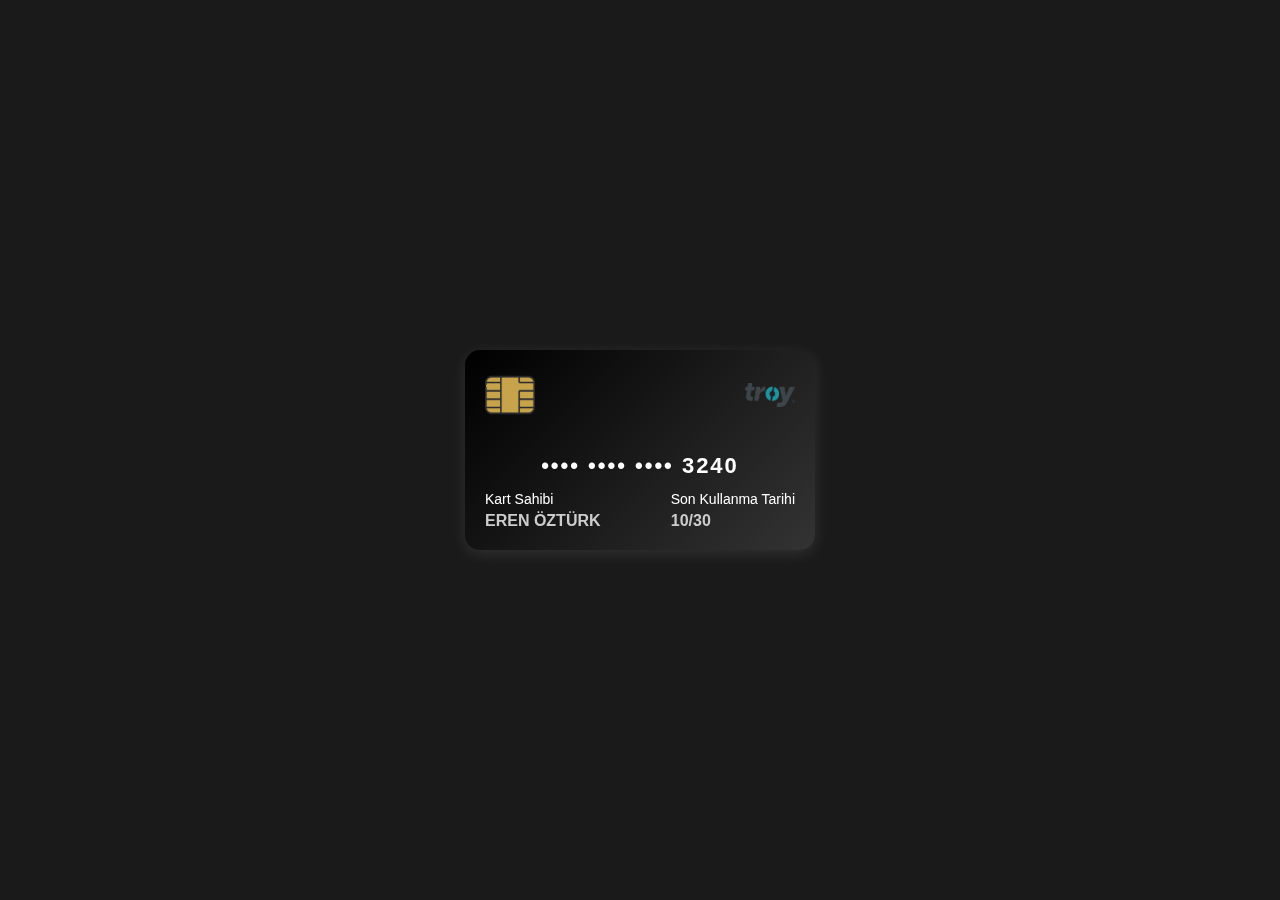
<file: week-1/day-2/index.html>
<!DOCTYPE html>
<html lang="en">

<head>
    <meta charset="UTF-8">
    <meta name="viewport" content="width=device-width, initial-scale=1.0">
    <title>Document</title>
    <link rel="stylesheet" href="style.css">
</head>

<body>
    <div class="card-container">
        <div class="credit-card">
            <div class="card-front">
                <div class="card-top">
                    <img src="chip.png" alt="Chip" class="chip">
                    <img src="troy-logo.png" alt="Brand" class="brand">

                </div>
                <div class="card-number">•••• •••• •••• 3240</div>
                <div class="card-details">
                    <div class="card-holder">
                        <span>Kart Sahibi</span>
                        <p>EREN ÖZTÜRK</p>
                    </div>
                    <div class="expiry">
                        <span>Son Kullanma Tarihi</span>
                        <p>10/30</p>
                    </div>
                </div>
            </div>
            <div class="card-back">
                <div class="back-text">
                    <p>www.gsbank.com.tr | 444 1 905</p>
                </div>
                <div class="magnetic-strip"></div>
                <div class="signature-panel">
                    <div class="cvv-box">
                        <span>CVV</span>
                        <div class="cvv">478</div>
                    </div>
                </div>

            </div>
        </div>
    </div>
</body>

</html>
</file>
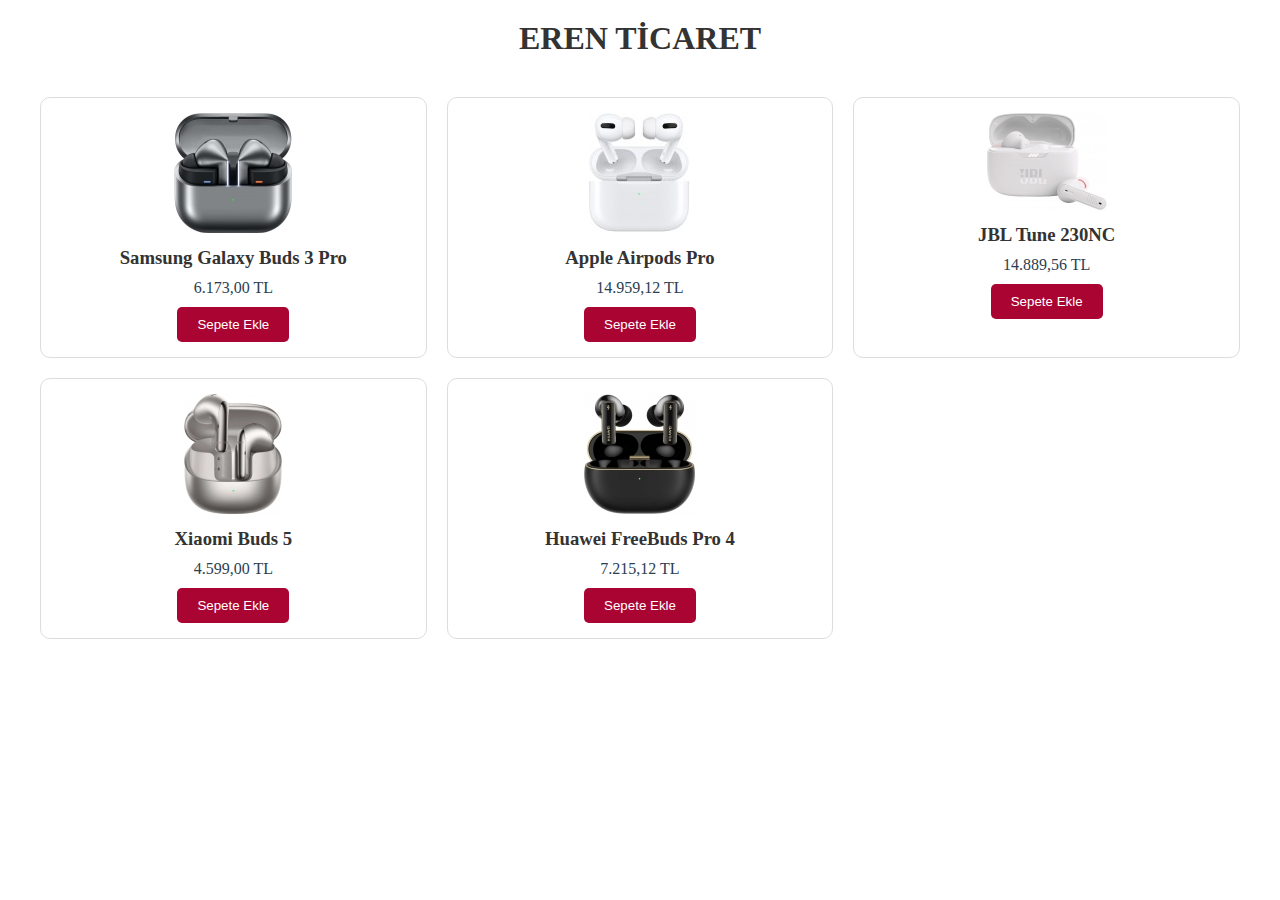
<file: week-1/day-3/index.html>
<!DOCTYPE html>
<html lang="tr">

<head>
    <meta charset="UTF-8">
    <meta name="viewport" content="width=device-width, initial-scale=1.0">
    <title>D. EREN ÖZTÜRK</title>
    <link rel="stylesheet" href="style.css">
</head>

<body>
    <h1 class="title">EREN TİCARET</h1>
    <div class="products">
        <div class="product-card">
            <img src="img/samsung-galaxy-buds3-pro.jpg" alt="Samsung Galaxy Buds 3 Pro">
            <h3>Samsung Galaxy Buds 3 Pro</h3>
            <p class="price">6.173,00 TL</p>
            <button class="add-to-cart">Sepete Ekle</button>
        </div>

        <div class="product-card">
            <img src="img/apple-airpods-pro.jpg" alt="Apple Airpods Pro">
            <h3>Apple Airpods Pro</h3>
            <p class="price">14.959,12 TL</p>
            <button class="add-to-cart">Sepete Ekle</button>
        </div>

        <div class="product-card">
            <img src="img/JBL-tune-230NC.jpg" alt="JBL Tune 230NC">
            <h3>JBL Tune 230NC</h3>
            <p class="price">14.889,56 TL</p>
            <button class="add-to-cart">Sepete Ekle</button>
        </div>

        <div class="product-card">
            <img src="img/xiaomi-buds-5.jpg" alt="Xiaomi Buds 5">
            <h3>Xiaomi Buds 5</h3>
            <p class="price">4.599,00 TL</p>
            <button class="add-to-cart">Sepete Ekle</button>
        </div>

        <div class="product-card">
            <img src="img/huawei-freebuds-pro-4.jpg" alt="Huawei FreeBuds Pro 4">
            <h3>Huawei FreeBuds Pro 4</h3>
            <p class="price">7.215,12 TL</p>
            <button class="add-to-cart">Sepete Ekle</button>
        </div>
    </div>
</body>

</html>
</file>
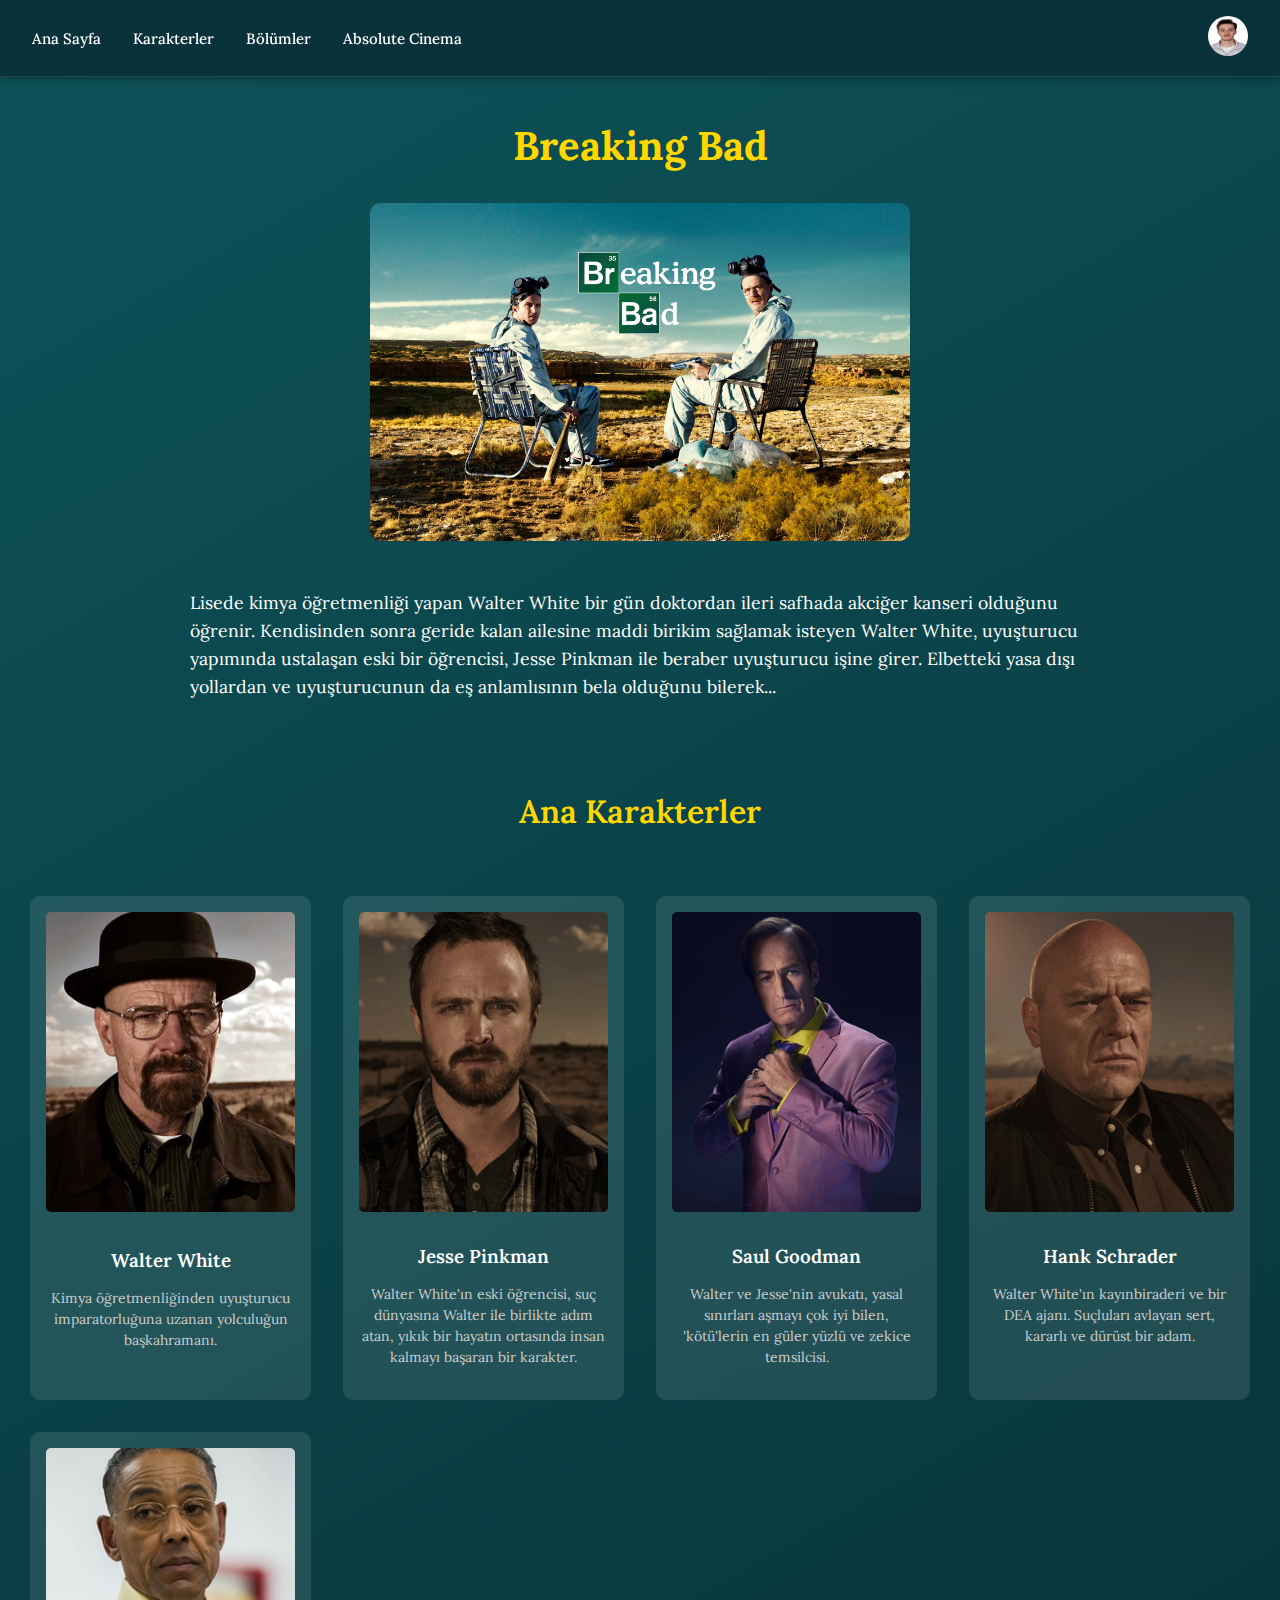
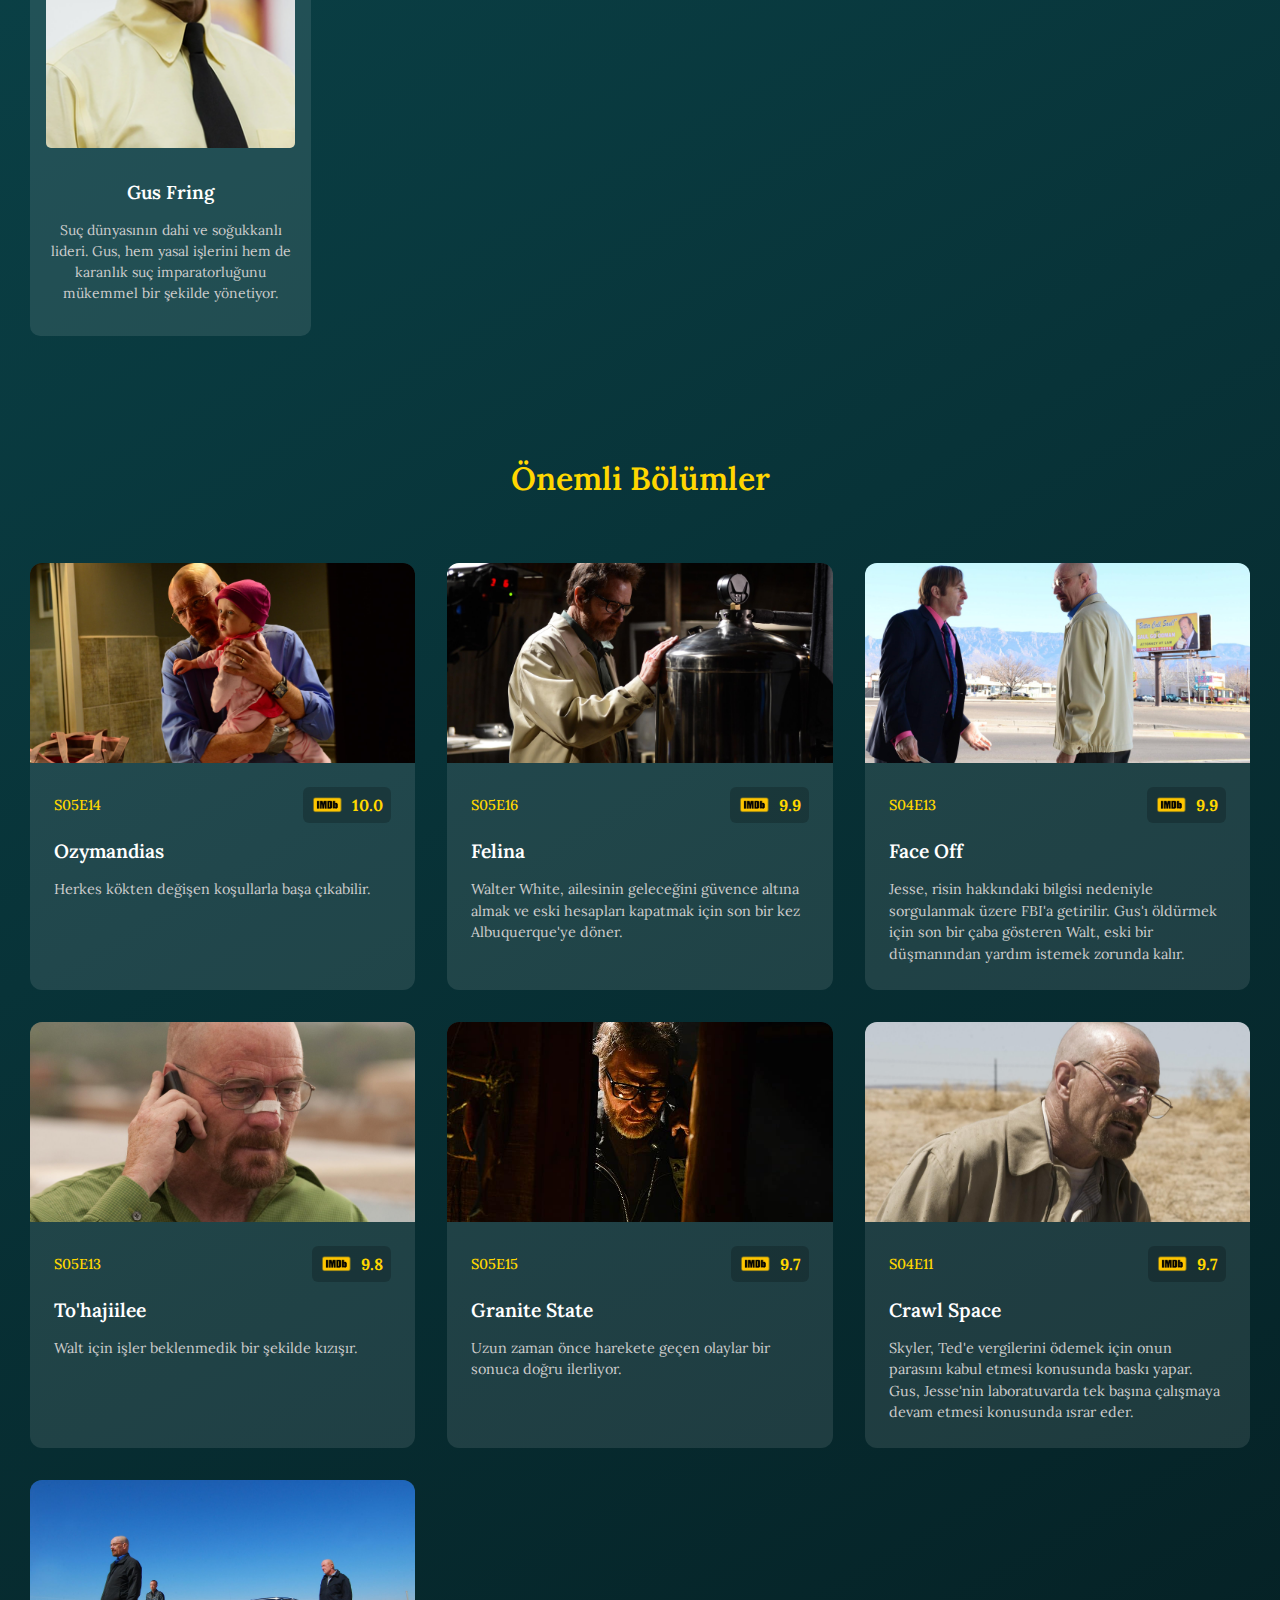
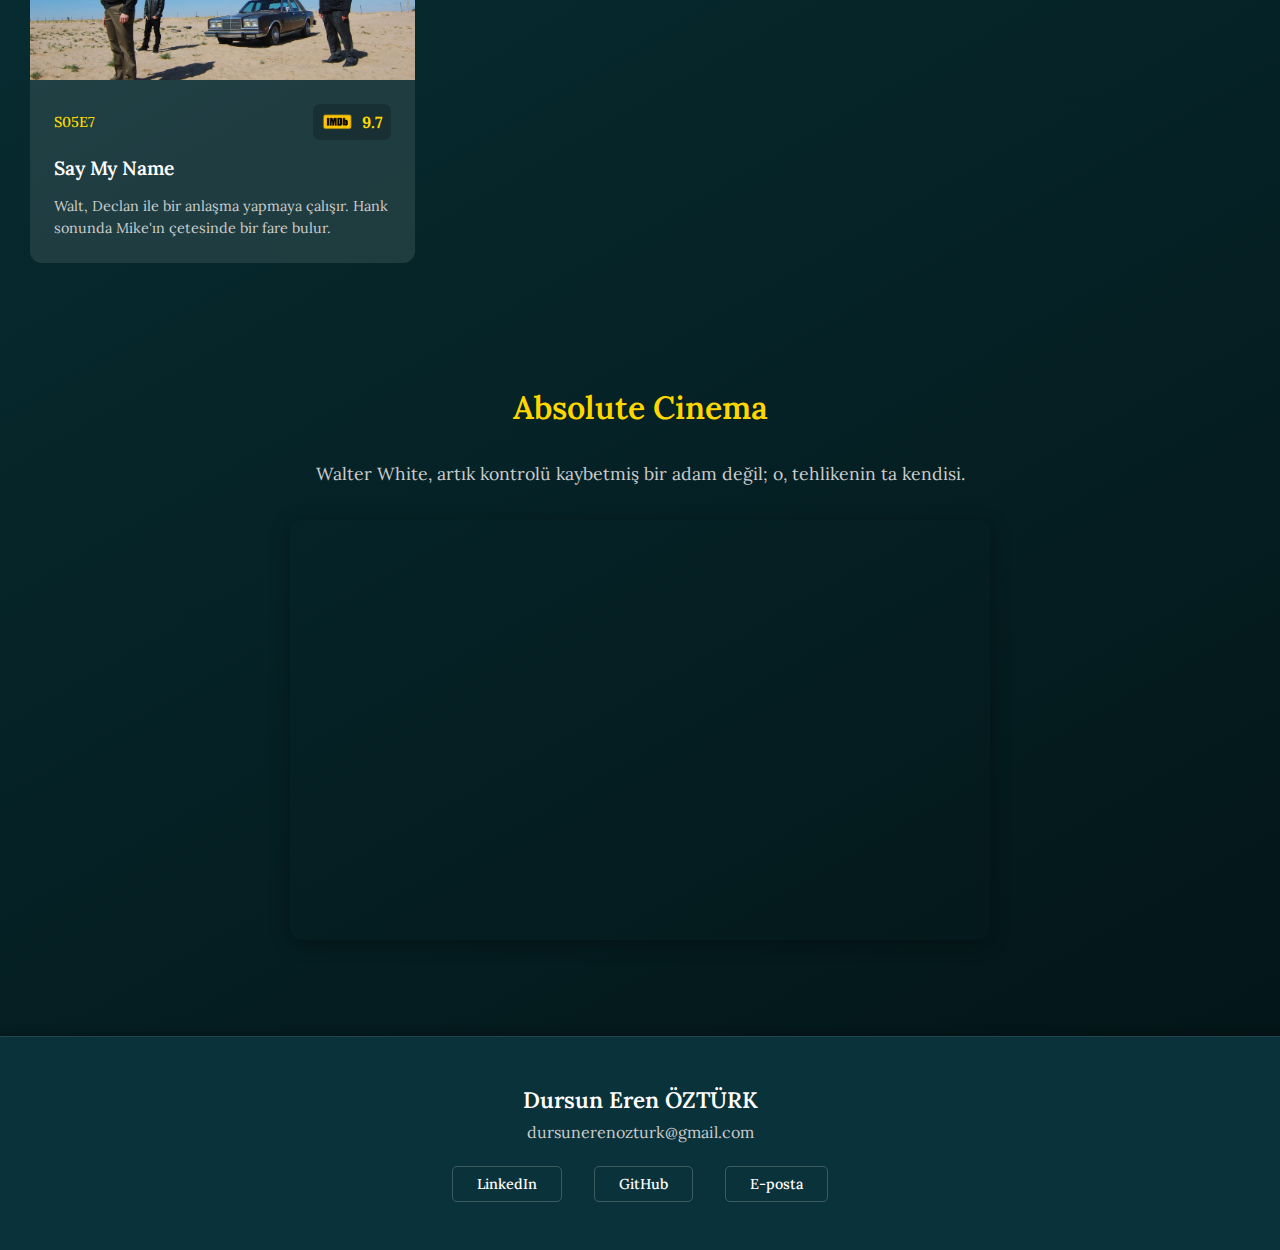
<file: week-1/weekly-project-1/index.html>
<!DOCTYPE html>
<html lang="tr">

<head>
    <meta charset="UTF-8">
    <meta name="viewport" content="width=device-width, initial-scale=1.0">
    <title>Breaking Bad</title>
    <link rel="preconnect" href="https://fonts.googleapis.com">
    <link rel="preconnect" href="https://fonts.gstatic.com" crossorigin>
    <link href="https://fonts.googleapis.com/css2?family=Lora:wght@400;500;600&display=swap" rel="stylesheet">
    <link rel="stylesheet" href="style.css">
    <link rel="icon" type="image/png" href="favicon.png">
</head>

<body>
    <nav class="navbar">
        <input type="checkbox" id="menu-toggle" class="menu-toggle">
        <label for="menu-toggle" class="hamburger">
            <span></span>
            <span></span>
            <span></span>
        </label>
        <ul class="nav-links">
            <li><a href="#anasayfa">Ana Sayfa</a></li>
            <li><a href="#karakterler">Karakterler</a></li>
            <li><a href="#bolumler">Bölümler</a></li>
            <li><a href="#favori-sahne">Absolute Cinema</a></li>
        </ul>
        <div class="profile-icon">
            <img src="assets/img/profil.jpg" alt="Profil">
        </div>
    </nav>

    <main>
        <section id="anasayfa">
            <a href="https://www.imdb.com/title/tt0903747/" target="_blank">
                <h1>Breaking Bad</h1>
                <img src="assets/img/breaking-bad.jpg" alt="Breaking Bad Poster" class="poster">
            </a>
            <p class="description">
                Lisede kimya öğretmenliği yapan Walter White bir gün doktordan ileri safhada akciğer kanseri olduğunu
                öğrenir. Kendisinden sonra geride kalan ailesine maddi birikim sağlamak isteyen Walter White, uyuşturucu
                yapımında ustalaşan eski bir öğrencisi, Jesse Pinkman ile beraber uyuşturucu işine girer. Elbetteki yasa
                dışı yollardan ve uyuşturucunun da eş anlamlısının bela olduğunu bilerek...
            </p>
        </section>

        <section id="karakterler">
            <h2>Ana Karakterler</h2>
            <div class="character-grid">
                <div class="character-card">
                    <a href="https://www.savewalterwhite.com" target="_blank" style="text-decoration: none; color: inherit;">
                        <img src="assets/img/characters/heisenberg.png" alt="Walter White">
                        <h3>Walter White</h3>
                        <p>Kimya öğretmenliğinden uyuşturucu imparatorluğuna uzanan yolculuğun başkahramanı.</p>
                    </a>
                </div>
                <div class="character-card">
                    <img src="assets/img/characters/jesse-pinkman.png" alt="Jesse Pinkman">
                    <h3>Jesse Pinkman</h3>
                    <p>Walter White'ın eski öğrencisi, suç dünyasına Walter ile birlikte adım atan, yıkık bir hayatın
                        ortasında insan kalmayı başaran bir karakter.</p>
                </div>
                <div class="character-card">
                    <img src="assets/img/characters/saul-goodman.png" alt="Saul Goodman">
                    <h3>Saul Goodman</h3>
                    <p>Walter ve Jesse'nin avukatı, yasal sınırları aşmayı çok iyi bilen, 'kötü'lerin en güler yüzlü ve
                        zekice temsilcisi.</p>
                </div>
                <div class="character-card">
                    <img src="assets/img/characters/hank-schrader.png" alt="Hank Schrader">
                    <h3>Hank Schrader</h3>
                    <p>Walter White'ın kayınbiraderi ve bir DEA ajanı. Suçluları avlayan sert, kararlı ve dürüst bir
                        adam.
                    </p>
                </div>
                <div class="character-card">
                    <img src="assets/img/characters/gus-fring.png" alt="Gus Fring">
                    <h3>Gus Fring</h3>
                    <p>Suç dünyasının dahi ve soğukkanlı lideri. Gus, hem yasal işlerini hem de karanlık suç
                        imparatorluğunu
                        mükemmel bir şekilde yönetiyor.</p>
                </div>
            </div>
        </section>

        <section id="bolumler">
            <h2>Önemli Bölümler</h2>
            <div class="episodes-grid">
                <div class="episode-card">
                    <div class="episode-image">
                        <img src="assets/img/episodes/Ozymandias.jpg" alt="Ozymandias">
                    </div>
                    <div class="episode-content">
                        <div class="episode-details">
                            <span class="episode-code">S05E14</span>
                            <div class="imdb-score">
                                <img src="assets/img/imdb-logo.png" alt="IMDb">
                                <span>10.0</span>
                            </div>
                        </div>
                        <h3>Ozymandias</h3>
                        <p>Herkes kökten değişen koşullarla başa çıkabilir.</p>
                    </div>
                </div>
                <div class="episode-card">
                    <div class="episode-image">
                        <img src="assets/img/episodes/felina.jpg" alt="Felina">
                    </div>
                    <div class="episode-content">
                        <div class="episode-details">
                            <span class="episode-code">S05E16</span>
                            <div class="imdb-score">
                                <img src="assets/img/imdb-logo.png" alt="IMDb">
                                <span>9.9</span>
                            </div>
                        </div>
                        <h3>Felina</h3>
                        <p>Walter White, ailesinin geleceğini güvence altına almak ve eski hesapları kapatmak için son
                            bir kez
                            Albuquerque'ye döner.</p>
                    </div>
                </div>
                <div class="episode-card">
                    <div class="episode-image">
                        <img src="assets/img/episodes/face-off.jpg" alt="Face Off">
                    </div>
                    <div class="episode-content">
                        <div class="episode-details">
                            <span class="episode-code">S04E13</span>
                            <div class="imdb-score">
                                <img src="assets/img/imdb-logo.png" alt="IMDb">
                                <span>9.9</span>
                            </div>
                        </div>
                        <h3>Face Off</h3>
                        <p>Jesse, risin hakkındaki bilgisi nedeniyle sorgulanmak üzere FBI'a getirilir. Gus'ı öldürmek
                            için son
                            bir çaba gösteren Walt, eski bir düşmanından yardım istemek zorunda kalır.</p>
                    </div>
                </div>
                <div class="episode-card">
                    <div class="episode-image">
                        <img src="assets/img/episodes/to-hajiilee.jpg" alt="To'hajiilee">
                    </div>
                    <div class="episode-content">
                        <div class="episode-details">
                            <span class="episode-code">S05E13</span>
                            <div class="imdb-score">
                                <img src="assets/img/imdb-logo.png" alt="IMDb">
                                <span>9.8</span>
                            </div>
                        </div>
                        <h3>To'hajiilee</h3>
                        <p>Walt için işler beklenmedik bir şekilde kızışır.</p>
                    </div>
                </div>
                <div class="episode-card">
                    <div class="episode-image">
                        <img src="assets/img/episodes/granite-state.jpg" alt="Granite State">
                    </div>
                    <div class="episode-content">
                        <div class="episode-details">
                            <span class="episode-code">S05E15</span>
                            <div class="imdb-score">
                                <img src="assets/img/imdb-logo.png" alt="IMDb">
                                <span>9.7</span>
                            </div>
                        </div>
                        <h3>Granite State</h3>
                        <p>Uzun zaman önce harekete geçen olaylar bir sonuca doğru ilerliyor.</p>
                    </div>
                </div>
                <div class="episode-card">
                    <div class="episode-image">
                        <img src="assets/img/episodes/crawl-space.jpg" alt="Crawl Space">
                    </div>
                    <div class="episode-content">
                        <div class="episode-details">
                            <span class="episode-code">S04E11</span>
                            <div class="imdb-score">
                                <img src="assets/img/imdb-logo.png" alt="IMDb">
                                <span>9.7</span>
                            </div>
                        </div>
                        <h3>Crawl Space</h3>
                        <p>Skyler, Ted'e vergilerini ödemek için onun parasını kabul etmesi konusunda baskı yapar. Gus,
                            Jesse'nin laboratuvarda tek başına çalışmaya devam etmesi konusunda ısrar eder.</p>
                    </div>
                </div>
                <div class="episode-card">
                    <div class="episode-image">
                        <img src="assets/img/episodes/say-my-name.jpg" alt="Say My Name">
                    </div>
                    <div class="episode-content">
                        <div class="episode-details">
                            <span class="episode-code">S05E7</span>
                            <div class="imdb-score">
                                <img src="assets/img/imdb-logo.png" alt="IMDb">
                                <span>9.7</span>
                            </div>
                        </div>
                        <h3>Say My Name</h3>
                        <p>Walt, Declan ile bir anlaşma yapmaya çalışır. Hank sonunda Mike'ın çetesinde bir fare bulur.
                        </p>
                    </div>
                </div>
            </div>
        </section>

        <section id="favori-sahne">
            <h2>Absolute Cinema</h2>
            <div class="scene-container">
                <div class="scene-description">
                    <p>Walter White, artık kontrolü kaybetmiş bir adam değil; o, tehlikenin ta kendisi.</p>
                </div>
                <div class="video-container">
                    <iframe width="560" height="315"
                        src="https://www.youtube.com/embed/zAjJYkUnTEs?si=jB6siuOavrFVP-rU&amp;start=5"
                        title="Favori Sahne" frameborder="0"
                        allow="accelerometer; autoplay; clipboard-write; encrypted-media; gyroscope; picture-in-picture"
                        allowfullscreen>
                    </iframe>
                </div>
            </div>
        </section>
    </main>

    <footer>
        <div class="footer-content">
            <div class="footer-info">
                <h3>Dursun Eren ÖZTÜRK</h3>
                <p class="email">dursunerenozturk@gmail.com</p>
            </div>
            <div class="social-links">
                <a href="https://linkedin.com/in/dursunerenozturk" target="_blank">LinkedIn</a>
                <a href="https://github.com/dErenOzturk" target="_blank">GitHub</a>
                <a href="mailto:dursunerenozturk@gmail.com">E-posta</a>
            </div>
        </div>
    </footer>
</body>

</html>
</file>
<file: week-1/day-2/style.css>
* {
  box-sizing: border-box;
  margin: 0;
  padding: 0;
  font-family: "Arial", sans-serif;
}

body {
  display: flex;
  justify-content: center;
  align-items: center;
  height: 100vh;
  background-color: #1a1a1a;
}

.card-container {
  perspective: 1000px;
}

.credit-card {
  width: 350px;
  height: 200px;
  position: relative;
  transform-style: preserve-3d;
  transition: transform 0.8s;
}

.credit-card:hover {
  transform: rotateY(180deg);
}

.card-front,
.card-back {
  width: 100%;
  height: 100%;
  position: absolute;
  backface-visibility: hidden;
  border-radius: 15px;
  padding: 20px;
  box-shadow: 0px 4px 15px rgba(255, 255, 255, 0.1);
}

.card-front {
  background: linear-gradient(135deg, #000000, #333333);
  color: white;
  display: flex;
  flex-direction: column;
  justify-content: space-between;
}

.card-back {
  background: linear-gradient(135deg, #333333, #000000);
  color: white;
  transform: rotateY(180deg);
}

.card-top {
  display: flex;
  justify-content: space-between;
  align-items: center;
}

.chip,
.brand {
  width: 50px;
  filter: brightness(0.8);
}

.card-number {
  font-size: 22px;
  letter-spacing: 2px;
  text-align: center;
  margin-top: 20px;
  font-weight: bold;
}

.card-details {
  display: flex;
  justify-content: space-between;
  font-size: 14px;
}

.card-holder p,
.expiry p {
  font-size: 16px;
  font-weight: bold;
  margin-top: 5px;
  color: #ccc;
}

.magnetic-strip {
  background-color: #444;
  height: 30px;
  margin: 20px 0;
}

.signature-panel {
  background-color: #fff;
  height: 40px;
  margin: 20px 0;
  padding: 10px;
  display: flex;
  justify-content: flex-end;
  align-items: center;
}

.cvv-box {
  display: flex;
  gap: 10px;
  align-items: center;
}

.cvv-box span {
  color: #000;
  font-size: 14px;
  font-weight: bold;
}

.cvv {
  color: #000;
  font-weight: bold;
}

.back-text {
  color: #ccc;
  font-size: 12px;
}

.back-text p {
  margin: 5px 0;
}
</file>
<file: week-1/day-3/style.css>
.title {
  text-align: center;
  margin: 20px 0;
  color: #333;
}

.products {
  display: grid;
  grid-template-columns: repeat(3, 1fr);
  gap: 20px;
  padding: 20px;
  max-width: 1200px;
  margin: 0 auto;
}

.product-card {
  border: 1px solid #ddd;
  padding: 15px;
  text-align: center;
  border-radius: 10px;
  transition: transform 0.3s ease;
}

.product-card:hover {
  transform: translateY(-5px);
  box-shadow: 0 5px 15px rgba(0, 0, 0, 0.1);
}

.product-card h3 {
  margin: 10px 0;
  color: #333;
}

.price {
  color: #2c3e50;
  margin: 10px 0;
}

.add-to-cart {
  background-color: #a90432;
  color: white;
  border: none;
  padding: 10px 20px;
  border-radius: 5px;
  cursor: pointer;
  transition: all 0.3s ease;
}

.add-to-cart:hover {
  background-color: #fdb912;
  transform: scale(1.05);
}

@media (max-width: 768px) {
  .products {
    grid-template-columns: 1fr;
  }
}
</file>
<file: week-1/weekly-project-1/style.css>
:root {
  --primary-color: #0a3941;
  --secondary-color: #ffd700;
  --navbar-color: #0a323a;
  --text-color: #ffffff;
  --font-family: "Lora", serif;
}

html {
  scroll-behavior: smooth;
}

* {
  margin: 0;
  padding: 0;
  box-sizing: border-box;
}

body {
  font-family: var(--font-family);
  background: linear-gradient(150deg, #0d535a , #031316 ); /**/ 
  color: var(--text-color);
}

h1,
h2,
h3 {
  font-family: var(--font-family);
  font-weight: 600;
}

#anasayfa h1 {
  font-weight: 700;
}

.nav-links a {
  font-family: var(--font-family);
  font-weight: 500;
  font-size: 15px;
}

section h2 {
  font-weight: 600;
}

.character-card h3,
.episode-card h3 {
  font-weight: 600;
}

.footer-info h3 {
  font-family: var(--font-family);
  font-weight: 600;
}

.social-links a {
  font-family: var(--font-family);
  font-weight: 500;
}

.navbar {
  position: fixed;
  top: 0;
  width: 100%;
  display: flex;
  justify-content: space-between;
  align-items: center;
  padding: 16px 32px;
  background-color: var(--navbar-color);
  z-index: 1000;
  box-shadow: 0 2px 10px rgba(0, 0, 0, 0.3);
  border-bottom: 1px solid rgba(255, 255, 255, 0.1);
}

.nav-links {
  display: flex;
  list-style: none;
  gap: 32px;
}

.nav-links a {
  color: var(--text-color);
  text-decoration: none;
  transition: color 0.3s ease;
}

.nav-links a:hover {
  color: var(--secondary-color);
}

.profile-icon img {
  width: 40px;
  height: 40px;
  border-radius: 50%;
}

@media (max-width: 768px) {
  .nav-links {
    font-size: 14px;
    gap: 16px;
  }
}

main {
  padding-top: 80px;
}

section {
  padding: 30px;
  margin-bottom: 30px;
  scroll-margin-top: 100px;
}

section h2 {
  text-align: center;
  color: var(--secondary-color);
  font-size: 32px;
  margin-bottom: 32px;
}

#anasayfa {
  padding-top: 40px;
  display: flex;
  flex-direction: column;
  align-items: center;
  justify-content: center;
}

#anasayfa h1 {
  margin-bottom: 32px;
  font-size: 40px;
  color: var(--secondary-color);
  text-align: center;
}

#anasayfa a {
  text-decoration: none;
  color: inherit;
}

.poster {
  margin-bottom: 48px;
  display: block;
  margin-left: auto;
  margin-right: auto;
  max-width: 600px;
  width: 90%;
  height: auto;
  border-radius: 10px;
  transition: transform 0.3s ease;
}

.poster:hover {
  transform: scale(1.02);
}

.description {
  max-width: 900px;
  margin: 0 auto;
  line-height: 1.6;
  font-size: 17.6px;
}

.character-grid {
  display: grid;
  grid-template-columns: repeat(auto-fit, minmax(250px, 1fr));
  gap: 32px;
  padding: 32px 0;
}

.character-card {
  background-color: rgba(255, 255, 255, 0.1);
  border-radius: 10px;
  padding: 16px;
  text-align: center;
  transition: transform 0.3s ease;
  height: 100%;
  display: flex;
  flex-direction: column;
}

.character-grid a{
  text-decoration: none;
  color: inherit;
}

.character-card:hover {
  transform: translateY(-5px);
}

.character-card img {
  width: 100%;
  height: 300px;
  object-fit: cover;
  border-radius: 5px;
  margin-bottom: 16px;
}

.character-card h3 {
  margin: 16px 0;
}

.character-card p {
  flex-grow: 1;
  margin-bottom: 16px;
  color: #ccc;
  line-height: 1.5;
  font-size: 14px;
}

footer {
  background-color: var(--navbar-color);
  padding: 48px 32px;
  text-align: center;
  margin-top: 64px;
  border-top: 1px solid rgba(255, 255, 255, 0.1);
  box-shadow: 0 -2px 10px rgba(0, 0, 0, 0.3);
}

.footer-content {
  max-width: 800px;
  margin: 0 auto;
}

.footer-info h3 {
  font-size: 22.4px;
  color: var(--text-color);
  margin-bottom: 8px;
}

.footer-info .email {
  color: #ccc;
  font-size: 16px;
  margin-bottom: 24px;
}

.social-links {
  display: flex;
  justify-content: center;
  gap: 32px;
}

.social-links a {
  color: var(--text-color);
  text-decoration: none;
  padding: 8px 24px;
  border: 1px solid rgba(255, 255, 255, 0.2);
  border-radius: 5px;
  transition: all 0.3s ease;
  font-size: 14.4px;
}

.social-links a:hover {
  background-color: var(--secondary-color);
  color: var(--primary-color);
  border-color: var(--secondary-color);
  transform: translateY(-2px);
}

@media (max-width: 768px) {
  footer {
    padding: 32px 16px;
  }

  .social-links {
    flex-direction: column;
    gap: 16px;
  }

  .social-links a {
    padding: 11.2px 16px;
  }
}

.episodes-grid {
  display: grid;
  grid-template-columns: repeat(3, 1fr);
  gap: 32px;
  padding: 32px 0;
}

@media (max-width: 1200px) {
  .episodes-grid {
    grid-template-columns: repeat(2, 1fr);
  }
}

@media (max-width: 768px) {
  .episodes-grid {
    grid-template-columns: 1fr;
  }
}

.episode-card {
  background-color: rgba(255, 255, 255, 0.1);
  border-radius: 12px;
  overflow: hidden;
  transition: transform 0.3s ease;
  height: 100%;
  display: flex;
  flex-direction: column;
}

.episode-card:hover {
  transform: translateY(-5px);
  box-shadow: 0 5px 15px rgba(0, 0, 0, 0.3);
}

.episode-image {
  width: 100%;
  height: 200px;
  overflow: hidden;
}

.episode-image img {
  width: 100%;
  height: 100%;
  object-fit: cover;
  transition: transform 0.3s ease;
}

.episode-card:hover .episode-image img {
  transform: scale(1.05);
}

.episode-content {
  padding: 24px;
  flex-grow: 1;
  display: flex;
  flex-direction: column;
  gap: 16px;
}

.episode-details {
  display: flex;
  justify-content: space-between;
  align-items: center;
}

.episode-code {
  color: var(--secondary-color);
  font-weight: 500;
  font-size: 14.4px;
}

.imdb-score {
  display: flex;
  align-items: center;
  gap: 8px;
  background-color: rgba(0, 0, 0, 0.2);
  padding: 8px;
  border-radius: 6px;
}

.imdb-score img {
  height: 20px;
  width: auto;
}

.imdb-score span {
  color: var(--secondary-color);
  font-weight: bold;
}

.episode-card h3 {
  font-size: 19.2px;
  color: var(--text-color);
  margin: 0;
}

.episode-card p {
  font-size: 14.4px;
  line-height: 1.5;
  color: #ccc;
  margin: 0;
}

#favori-sahne {
  padding: 32px;
}

.scene-container {
  max-width: 1200px;
  margin: 0 auto;
  display: flex;
  flex-direction: column;
  gap: 32px;
}

.scene-description {
  font-size: 17.6px;
  line-height: 1.6;
  color: #ccc;
  text-align: center;
  max-width: 800px;
  margin: 0 auto;
}

.video-container {
  position: relative;
  width: 70%;
  max-width: 700px;
  padding-bottom: 35%;
  height: 0;
  overflow: hidden;
  border-radius: 12px;
  box-shadow: 0 4px 20px rgba(0, 0, 0, 0.3);
  margin: 0 auto;
}

.video-container iframe {
  position: absolute;
  top: 0;
  left: 0;
  width: 100%;
  height: 100%;
  border: none;
}

@media (max-width: 768px) {
  #favori-sahne {
    padding: 32px 16px;
  }

  .scene-description {
    font-size: 16px;
  }

  .video-container {
    width: 95%;
    padding-bottom: 50%;
  }
}

.menu-toggle {
  display: none;
}

.hamburger {
  display: none;
  flex-direction: column;
  cursor: pointer;
}

.hamburger span {
  display: block;
  width: 25px;
  height: 3px;
  background-color: white;
  margin: 4px 0;
  border-radius: 2px;
}

@media (max-width: 768px) {
  .hamburger {
    display: flex;
  }

  .nav-links {
    display: none;
    position: absolute;
    top: 100%;
    left: 0;
    width: 100%;
    background-color: var(--navbar-color);
    flex-direction: column;
    padding: 20px 0;
    border-top: 1px solid rgba(255, 255, 255, 0.1);
  }

  .menu-toggle:checked + .hamburger + .nav-links {
    display: flex;
    padding: inherit;
  }

  .nav-links a {
    padding: 10px 0;
    text-align: center;
  }
}
</file>
